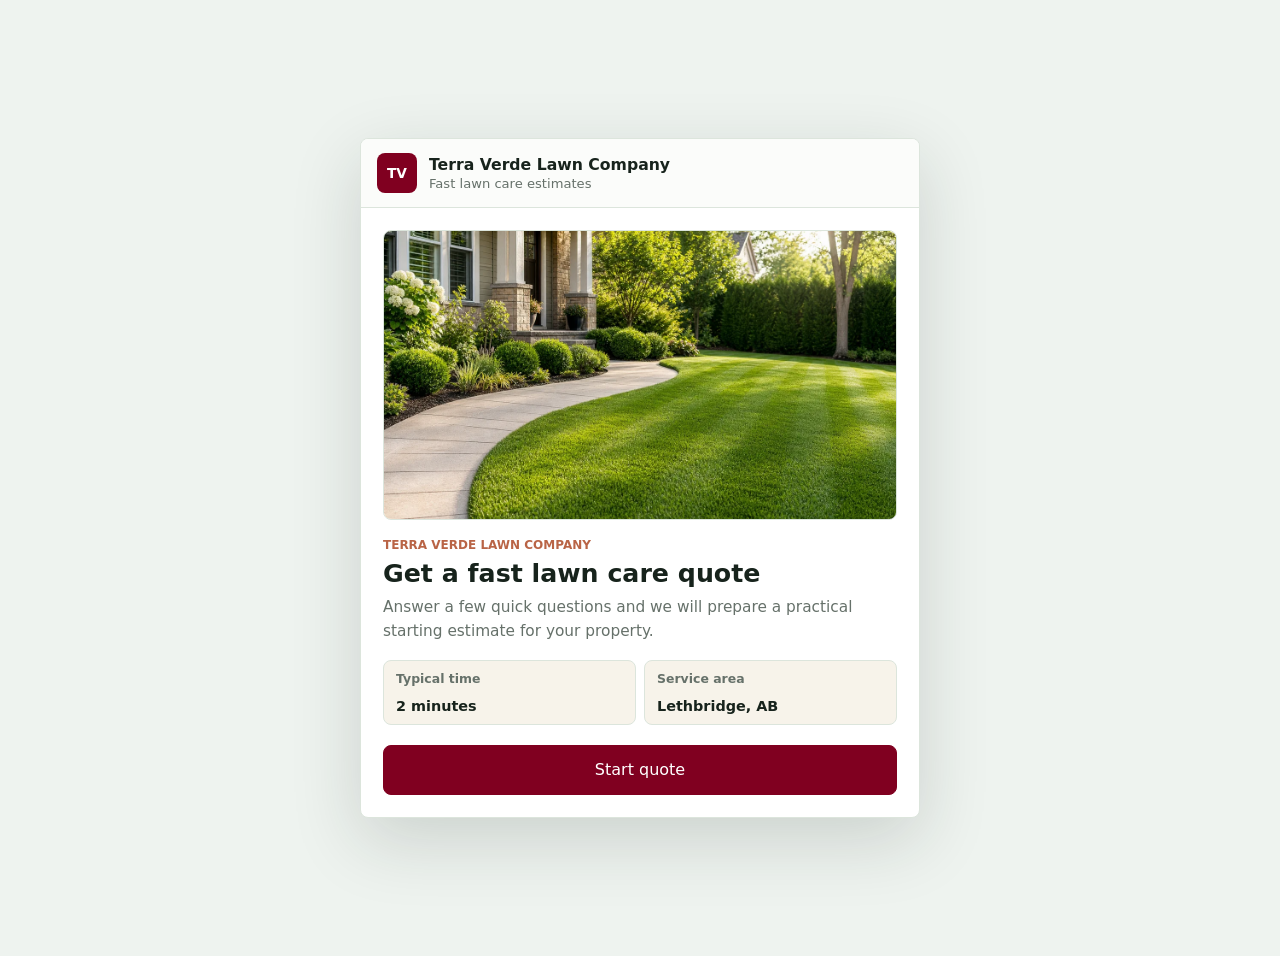
<file: index.html>
<!doctype html>
<html lang="en">
  <head>
    <meta charset="utf-8" />
    <meta name="viewport" content="width=device-width, initial-scale=1" />
    <title>Terra Verde Lawn Company Quote Assistant</title>
    <link rel="stylesheet" href="./styles.css?v=2" />
  </head>
  <body class="tvqa-demo-page">
    <main class="tvqa-demo-layout">
      <div data-terra-verde-quote-assistant></div>
    </main>
    <script type="module" src="./src/main.js"></script>
  </body>
</html>
</file>
<file: styles.css>
.tvqa,
.tvqa *,
.tvqa *::before,
.tvqa *::after {
  box-sizing: border-box;
}

.tvqa-demo-page {
  min-height: 100vh;
  margin: 0;
  background: #eef3ef;
  color: #17231c;
  font-family:
    Inter, ui-sans-serif, system-ui, -apple-system, BlinkMacSystemFont, "Segoe UI", sans-serif;
}

.tvqa-demo-layout {
  width: min(100%, 620px);
  min-height: 100vh;
  margin: 0 auto;
  padding: 16px;
  display: grid;
  place-items: center;
}

.tvqa {
  --tvqa-ink: #17231c;
  --tvqa-muted: #66716a;
  --tvqa-green: #800020;
  --tvqa-green-dark: #5A0016;
  --tvqa-leaf: #5f9f64;
  --tvqa-marigold: #8A7A2F;
  --tvqa-clay: #b96446;
  --tvqa-sky: #d9e8ee;
  --tvqa-line: #dce5dc;
  --tvqa-soft: #F7F3EA;
  --tvqa-white: #ffffff;
  --tvqa-danger: #b7392f;
  --tvqa-shadow: 0 22px 70px rgba(23, 35, 28, 0.16);

  width: 100%;
  max-width: 560px;
  margin: 0 auto;
  overflow: hidden;
  color: var(--tvqa-ink);
  background: var(--tvqa-white);
  border: 1px solid var(--tvqa-line);
  border-radius: 8px;
  box-shadow: var(--tvqa-shadow);
  font-family:
    Inter, ui-sans-serif, system-ui, -apple-system, BlinkMacSystemFont, "Segoe UI", sans-serif;
}

.tvqa button,
.tvqa input,
.tvqa textarea {
  font: inherit;
}

.tvqa button {
  cursor: pointer;
}

.tvqa-topbar {
  display: flex;
  align-items: center;
  gap: 12px;
  padding: 14px 16px;
  border-bottom: 1px solid var(--tvqa-line);
  background: #fbfcfa;
}

.tvqa-mark {
  width: 40px;
  height: 40px;
  flex: 0 0 40px;
  display: grid;
  place-items: center;
  border-radius: 8px;
  color: var(--tvqa-white);
  background: var(--tvqa-green);
  font-size: 0.86rem;
  font-weight: 800;
  letter-spacing: 0;
}

.tvqa-brand {
  min-width: 0;
}

.tvqa-brand-name,
.tvqa-brand-meta,
.tvqa-eyebrow,
.tvqa-description,
.tvqa-help,
.tvqa-disclaimer,
.tvqa-estimate-label,
.tvqa-success-code {
  margin: 0;
}

.tvqa-brand-name {
  color: var(--tvqa-ink);
  font-size: 0.98rem;
  font-weight: 800;
  line-height: 1.2;
  overflow-wrap: anywhere;
}

.tvqa-brand-meta {
  margin-top: 2px;
  color: var(--tvqa-muted);
  font-size: 0.82rem;
}

.tvqa-progress-wrap {
  padding: 12px 16px 0;
  background: var(--tvqa-white);
}

.tvqa-progress-wrap--hidden {
  display: none;
}

.tvqa-progress-label {
  display: flex;
  justify-content: space-between;
  gap: 12px;
  color: var(--tvqa-muted);
  font-size: 0.78rem;
  font-weight: 700;
}

.tvqa-progress {
  height: 8px;
  margin-top: 8px;
  overflow: hidden;
  border-radius: 999px;
  background: #e8eee7;
}

.tvqa-progress-fill {
  display: block;
  height: 100%;
  border-radius: inherit;
  background: var(--tvqa-marigold);
  transition: width 180ms ease;
}

.tvqa-body {
  padding: 18px 16px 16px;
}

.tvqa-screen,
.tvqa-welcome {
  display: grid;
  gap: 18px;
}

.tvqa-welcome-image {
  width: 100%;
  aspect-ratio: 16 / 9;
  display: block;
  object-fit: cover;
  border: 1px solid var(--tvqa-line);
  border-radius: 8px;
}

.tvqa-welcome-copy {
  display: grid;
  gap: 16px;
}

.tvqa-intro {
  display: grid;
  gap: 8px;
}

.tvqa-eyebrow {
  color: var(--tvqa-clay);
  font-size: 0.75rem;
  font-weight: 800;
  letter-spacing: 0;
  text-transform: uppercase;
}

.tvqa-title {
  margin: 0;
  color: var(--tvqa-ink);
  font-size: 1.58rem;
  line-height: 1.12;
  letter-spacing: 0;
}

.tvqa-title:focus {
  outline: none;
}

.tvqa-description {
  color: var(--tvqa-muted);
  font-size: 0.96rem;
  line-height: 1.55;
}

.tvqa-proof {
  display: grid;
  grid-template-columns: repeat(2, minmax(0, 1fr));
  gap: 8px;
  margin: 0;
  width: 100%
}

.tvqa-proof-item {
  display: grid;
  grid-template-columns: minmax(0, 1fr);
  gap: 12px;
  align-items: center;
  min-height: 42px;
  padding: 10px 12px;
  border: 1px solid var(--tvqa-line);
  border-radius: 8px;
  background: var(--tvqa-soft);
}

.tvqa-proof dt,
.tvqa-summary dt {
  color: var(--tvqa-muted);
  font-size: 0.78rem;
  font-weight: 700;
}

.tvqa-proof dd,
.tvqa-summary dd {
  margin: 0;
  color: var(--tvqa-ink);
  font-size: 0.9rem;
  font-weight: 800;
  overflow-wrap: anywhere;
}

.tvqa-proof dd {
  text-align: left;
}

.tvqa-summary dd {
  text-align: right;
}

.tvqa-fields {
  display: grid;
  gap: 16px;
}

.tvqa-field {
  display: grid;
  gap: 8px;
  min-width: 0;
  margin: 0;
  padding: 0;
  border: 0;
}

.tvqa-field-label {
  color: var(--tvqa-ink);
  font-size: 0.92rem;
  font-weight: 800;
}

.tvqa-input {
  width: 100%;
  min-height: 48px;
  padding: 12px 13px;
  color: var(--tvqa-ink);
  background: var(--tvqa-white);
  border: 1px solid #cfd9cf;
  border-radius: 8px;
  outline: none;
  transition:
    border-color 160ms ease,
    box-shadow 160ms ease;
}

.tvqa-input:focus {
  border-color: var(--tvqa-green);
  box-shadow: 0 0 0 3px rgba(31, 111, 70, 0.16);
}

.tvqa-textarea {
  min-height: 108px;
  resize: vertical;
}

.tvqa-choice-grid {
  display: grid;
  gap: 10px;
}

.tvqa-choice-grid--segmented {
  grid-template-columns: repeat(2, minmax(0, 1fr));
}

.tvqa-choice {
  width: 100%;
  min-height: 78px;
  display: flex;
  flex-direction: column;
  justify-content: center;
  gap: 4px;
  padding: 12px;
  text-align: left;
  color: var(--tvqa-ink);
  background: var(--tvqa-white);
  border: 1px solid #cfd9cf;
  border-radius: 8px;
  outline: none;
  transition:
    border-color 160ms ease,
    box-shadow 160ms ease,
    background 160ms ease;
}

.tvqa-choice-grid--compact .tvqa-choice,
.tvqa-choice-grid--segmented .tvqa-choice {
  min-height: 58px;
}

.tvqa-choice-grid--segmented .tvqa-choice {
  align-items: center;
  padding: 10px 8px;
  text-align: center;
}

.tvqa-choice:hover,
.tvqa-choice:focus {
  border-color: var(--tvqa-green);
  box-shadow: 0 0 0 3px rgba(31, 111, 70, 0.12);
}

.tvqa-choice.is-selected {
  border-color: var(--tvqa-green);
  background: #eff7ef;
  box-shadow: inset 0 0 0 1px var(--tvqa-green);
}

.tvqa-choice-label {
  min-width: 0;
  color: inherit;
  font-size: 0.95rem;
  font-weight: 800;
  line-height: 1.25;
  overflow-wrap: anywhere;
}

.tvqa-choice-description {
  color: var(--tvqa-muted);
  font-size: 0.82rem;
  line-height: 1.35;
}

.tvqa-check-list {
  display: grid;
  gap: 8px;
}

.tvqa-check {
  min-height: 48px;
  display: grid;
  grid-template-columns: 22px minmax(0, 1fr);
  gap: 10px;
  align-items: center;
  padding: 11px 12px;
  border: 1px solid #cfd9cf;
  border-radius: 8px;
  background: var(--tvqa-white);
  color: var(--tvqa-ink);
}

.tvqa-check input {
  position: absolute;
  opacity: 0;
  pointer-events: none;
}

.tvqa-check-box {
  width: 22px;
  height: 22px;
  display: grid;
  place-items: center;
  border: 1px solid #9faf9f;
  border-radius: 6px;
  background: var(--tvqa-white);
}

.tvqa-check-box::after {
  content: "";
  width: 10px;
  height: 6px;
  display: none;
  border-left: 2px solid var(--tvqa-white);
  border-bottom: 2px solid var(--tvqa-white);
  transform: rotate(-45deg);
}

.tvqa-check input:focus + .tvqa-check-box {
  box-shadow: 0 0 0 3px rgba(31, 111, 70, 0.16);
}

.tvqa-check.is-selected {
  border-color: var(--tvqa-green);
  background: #eff7ef;
}

.tvqa-check.is-selected .tvqa-check-box {
  border-color: var(--tvqa-green);
  background: var(--tvqa-green);
}

.tvqa-check.is-selected .tvqa-check-box::after {
  display: block;
}

.tvqa-check-label {
  color: inherit;
  font-size: 0.92rem;
  font-weight: 700;
  line-height: 1.35;
}
.tvqa-check-label + .tvqa-choice-description {
  display: block;
  margin-top: 4px;
}

.tvqa-upload {
  min-height: 116px;
  display: grid;
  place-items: center;
  gap: 6px;
  padding: 18px;
  text-align: center;
  border: 1px dashed #9faf9f;
  border-radius: 8px;
  background: var(--tvqa-soft);
}

.tvqa-upload-title {
  color: var(--tvqa-green-dark);
  font-weight: 800;
}

.tvqa-upload-note,
.tvqa-help {
  color: var(--tvqa-muted);
  font-size: 0.84rem;
}

.tvqa-file-input {
  width: 1px;
  height: 1px;
  position: absolute;
  opacity: 0;
}

.tvqa-file-list {
  display: grid;
  gap: 6px;
  margin: 0;
  padding-left: 18px;
  color: var(--tvqa-muted);
  font-size: 0.88rem;
}

.tvqa-estimate,
.tvqa-success-panel {
  display: grid;
  gap: 14px;
  padding: 16px;
  border: 1px solid var(--tvqa-line);
  border-radius: 8px;
  background: #fbfcfa;
}

.tvqa-estimate-label {
  color: var(--tvqa-muted);
  font-size: 0.78rem;
  font-weight: 800;
  text-transform: uppercase;
}

.tvqa-estimate-value {
  margin: 0;
  color: var(--tvqa-green-dark);
  font-size: 1.75rem;
  font-weight: 900;
  line-height: 1.08;
  letter-spacing: 0;
}

.tvqa-line-items,
.tvqa-summary {
  display: grid;
  gap: 8px;
  margin: 0;
}

.tvqa-line-item,
.tvqa-summary-row {
  display: grid;
  grid-template-columns: minmax(0, 1fr) auto;
  gap: 10px;
  align-items: start;
  padding-top: 8px;
  border-top: 1px solid var(--tvqa-line);
}

.tvqa-line-item span,
.tvqa-line-item strong {
  min-width: 0;
  font-size: 0.88rem;
  line-height: 1.35;
}

.tvqa-line-item span {
  color: var(--tvqa-muted);
}

.tvqa-line-item strong {
  text-align: right;
  color: var(--tvqa-ink);
}

.tvqa-disclaimer {
  padding: 10px 12px;
  color: #435048;
  background: var(--tvqa-sky);
  border-radius: 8px;
  font-size: 0.84rem;
  line-height: 1.45;
}

.tvqa-success-code {
  width: fit-content;
  padding: 6px 9px;
  color: var(--tvqa-green-dark);
  background: #eff7ef;
  border-radius: 8px;
  font-size: 0.82rem;
  font-weight: 900;
}

.tvqa-actions {
  display: grid;
  grid-template-columns: minmax(0, 1fr) minmax(0, 1fr);
  gap: 10px;
  margin-top: 20px;
}

.tvqa-button {
  min-height: 50px;
  padding: 12px 14px;
  border: 1px solid var(--tvqa-green);
  border-radius: 8px;
  color: var(--tvqa-white);
  background: var(--tvqa-green);
  font-size: 0.96rem;
  font-weight: 900;
  line-height: 1.2;
  text-align: center;
  transition:
    background 160ms ease,
    border-color 160ms ease,
    box-shadow 160ms ease;
}

.tvqa-button:hover,
.tvqa-button:focus {
  background: var(--tvqa-green-dark);
  border-color: var(--tvqa-green-dark);
  box-shadow: 0 0 0 3px rgba(31, 111, 70, 0.16);
  outline: none;
}

.tvqa-button--secondary {
  color: var(--tvqa-green-dark);
  background: var(--tvqa-white);
  border-color: #bfd0c0;
}

.tvqa-button--secondary:hover,
.tvqa-button--secondary:focus {
  color: var(--tvqa-green-dark);
  background: #eff7ef;
  border-color: var(--tvqa-green);
}

.tvqa-action-spacer {
  display: none;
}

.tvqa-action-spacer + .tvqa-button {
  grid-column: 1 / -1;
}

.tvqa-error-summary {
  display: grid;
  gap: 8px;
  padding: 12px;
  color: #6c201b;
  background: #fff1ef;
  border: 1px solid #f0b8b1;
  border-radius: 8px;
}

.tvqa-error-summary ul {
  display: grid;
  gap: 4px;
  margin: 0;
  padding-left: 18px;
}

.tvqa-field-error {
  margin: 0;
  color: var(--tvqa-danger);
  font-size: 0.84rem;
  font-weight: 700;
}

.tvqa-field.has-error .tvqa-input,
.tvqa-field.has-error .tvqa-choice,
.tvqa-field.has-error .tvqa-check {
  border-color: var(--tvqa-danger);
}

.tvqa-sr-only {
  width: 1px;
  height: 1px;
  position: absolute;
  overflow: hidden;
  clip: rect(0, 0, 0, 0);
  white-space: nowrap;
}

@media (min-width: 560px) {
  .tvqa-demo-layout {
    padding: 28px;
  }

  .tvqa-body {
    padding: 22px;
  }

  .tvqa-choice-grid--compact {
    grid-template-columns: repeat(2, minmax(0, 1fr));
  }

  .tvqa-choice-grid--segmented {
    grid-template-columns: repeat(4, minmax(0, 1fr));
  }

  .tvqa-proof {
    grid-template-columns: repeat(2, minmax(0, 1fr));
  }

  .tvqa-proof-item {
    grid-template-columns: 1fr;
  }
}
/* ---------- Service Groups ---------- */

.tvqa-service-group {
  border: 1px solid var(--tvqa-border);
  border-radius: 12px;
  margin-bottom: 1rem;
  overflow: hidden;
  background: #fff;
}

.tvqa-service-group summary {
  display: flex;
  align-items: center;
  gap: 0.75rem;
  padding: 1rem 1.25rem;
  cursor: pointer;
  font-weight: 700;
  list-style: none;
}

.tvqa-service-group summary::-webkit-details-marker {
  display: none;
}

.tvqa-service-group summary::before {
  content: "▸";
  transition: transform 0.2s ease;
}

.tvqa-service-group[open] summary::before {
  transform: rotate(90deg);
}

.tvqa-check-list {
  padding: 0 1rem 1rem;
}
/* ---------- Featured Service ---------- */

.tvqa-check--featured {
  border: 2px solid var(--tvqa-marigold);
  background: linear-gradient(to bottom, #fffdf9, #fff9ef);
  margin-top: 10px;
}

.tvqa-check--featured .tvqa-check-label {
  font-weight: 800;
  font-size: 1.05rem;
}

.tvqa-check--featured .tvqa-choice-description {
  color: #5f5426;
}

.tvqa-check--featured.is-selected {
  border-color: var(--tvqa-marigold);
  background: linear-gradient(to bottom, #fff7e8, #fff2d8);
}
/* ---------- Service Group Headings ---------- */

.tvqa-service-group {
  margin-bottom: 12px;
}

.tvqa-service-group-summary {
  display: flex;
  align-items: center;
  gap: 10px;

  padding: 14px 16px;
  border: 1px solid #cfd9cf;
  border-radius: 10px;
  background: #f8faf7;

  cursor: pointer;
  font-weight: 800;
  list-style: none;
}

.tvqa-service-group-summary::-webkit-details-marker {
  display: none;
}

.tvqa-service-group-summary::before {
  content: "▸";
  font-size: 12px;
  transition: transform 0.2s ease;
}

.tvqa-service-group[open] .tvqa-service-group-summary::before {
  transform: rotate(90deg);
}

.tvqa-service-group[open] .tvqa-service-group-summary {
  margin-bottom: 10px;
  background: #f3f7f1;
}
/* ---------- Compact Service Cards ---------- */

.tvqa-service-group .tvqa-check {
  padding: 12px;
  min-height: auto;
}

.tvqa-service-group .tvqa-check-list {
  gap: 8px;
}

.tvqa-service-group .tvqa-choice-description {
  margin-top: 3px;
  line-height: 1.35;
}

.tvqa-check--featured-spacing {
  position: relative;
  margin-top: 42px;
}

.tvqa-check--featured-spacing::before {
  content: "OR";
  position: absolute;
  left: 0;
  right: 0;
  top: -30px;

  display: flex;
  align-items: center;
  justify-content: center;

  color: #6f756f;
  font-size: 0.75rem;
  font-weight: 800;
  letter-spacing: 0.08em;
}
.tvqa-check--featured-spacing::after {
  content: "";
  position: absolute;
  left: 0;
  right: 0;
  top: -20px;

  height: 1px;
  background: #d8ded8;
  z-index: 0;
}

.tvqa-check--featured-spacing::before {
  width: 46px;
  margin: 0 auto;
  background: white;
  z-index: 1;
}
/* ---------- Property Details Separation ---------- */

.tvqa-field:has([data-tvqa-field="propertySize"]) {
  margin-top: 32px;
  padding-top: 24px;
  border-top: 1px solid #d8ded8;
}
/* ---------- Service Section Titles ---------- */

.tvqa-service-group-summary {
  position: relative;
  padding: 16px 18px 16px 44px;

  border: 1px solid #d6ddd4;
  border-radius: 12px;

  background: linear-gradient(to bottom, #fbfcfa, #f4f7f2);
  box-shadow: 0 2px 8px rgba(16, 12, 8, 0.04);

  color: #100c08;
  font-size: 1rem;
  font-weight: 800;
}

.tvqa-service-group-summary::before {
  position: absolute;
  left: 18px;

  color: var(--tvqa-marigold);
  font-size: 0.8rem;
}

.tvqa-service-group-summary:hover {
  border-color: var(--tvqa-marigold);
  background: #faf8f1;
}

.tvqa-service-group[open] .tvqa-service-group-summary {
  border-color: var(--tvqa-marigold);
  background: #f8f5e9;
}
/* ---------- One-Time Service Section Polish ---------- */

/* Style the service-selection title like the Property size title */
.tvqa-field:has([data-tvqa-field="oneTimeServices"])
  > .tvqa-field-label {
  display: flex;
  align-items: center;
  gap: 12px;
  margin-bottom: 14px;
}

.tvqa-field:has([data-tvqa-field="oneTimeServices"])
  > .tvqa-field-label::after {
  content: "";
  flex: 1;
  height: 1px;
  background: #d8ded8;
}

/* Match accordion headings to the Property size cards */
.tvqa-service-group-summary {
  position: relative;
  padding: 15px 16px 15px 40px;

  border: 1px solid #cfd9cf;
  border-radius: 10px;
  background: #ffffff;
  box-shadow: none;

  color: #100c08;
  font-size: 1rem;
  font-weight: 800;
}

.tvqa-service-group-summary::before {
  position: absolute;
  left: 16px;

  color: var(--tvqa-marigold);
  font-size: 0.75rem;
}

.tvqa-service-group-summary:hover {
  border-color: var(--tvqa-marigold);
  background: #fffdf8;
}

.tvqa-service-group[open] .tvqa-service-group-summary {
  border-color: var(--tvqa-marigold);
  background: #fffdf8;
}

/* Reduce the gap before Property size */
.tvqa-field:has([data-tvqa-field="propertySize"]) {
  margin-top: 18px;
  padding-top: 18px;
}
.tvqa-minimum-notice {
  margin-top: 1rem;
  padding: 0.875rem 1rem;
  border-radius: 12px;
  background: rgba(138, 122, 47, 0.12);
  border: 1px solid rgba(138, 122, 47, 0.35);
}

.tvqa-minimum-notice strong {
  display: block;
  margin-bottom: 0.35rem;
}
.tvqa-disposal-notice {
  margin-top: 1rem;
  padding: 0.875rem 1rem;
  border-radius: 12px;
  background: rgba(128, 0, 32, 0.06);
  border: 1px solid rgba(128, 0, 32, 0.2);
}

.tvqa-disposal-notice {
  margin-top: 1rem;
  padding: 0.875rem 1rem;
  border-radius: 12px;
  background: rgba(247, 243, 234, 0.7); /* Warm cream */
  border: 1px solid rgba(138, 122, 47, 0.2); /* Soft olive-gold */
}

.tvqa-disposal-notice strong {
  display: block;
  margin-bottom: 0.35rem;
  font-weight: 600;
}

.tvqa-disposal-notice p {
  margin: 0;
  color: var(--tvqa-text-secondary);
}
</file>
